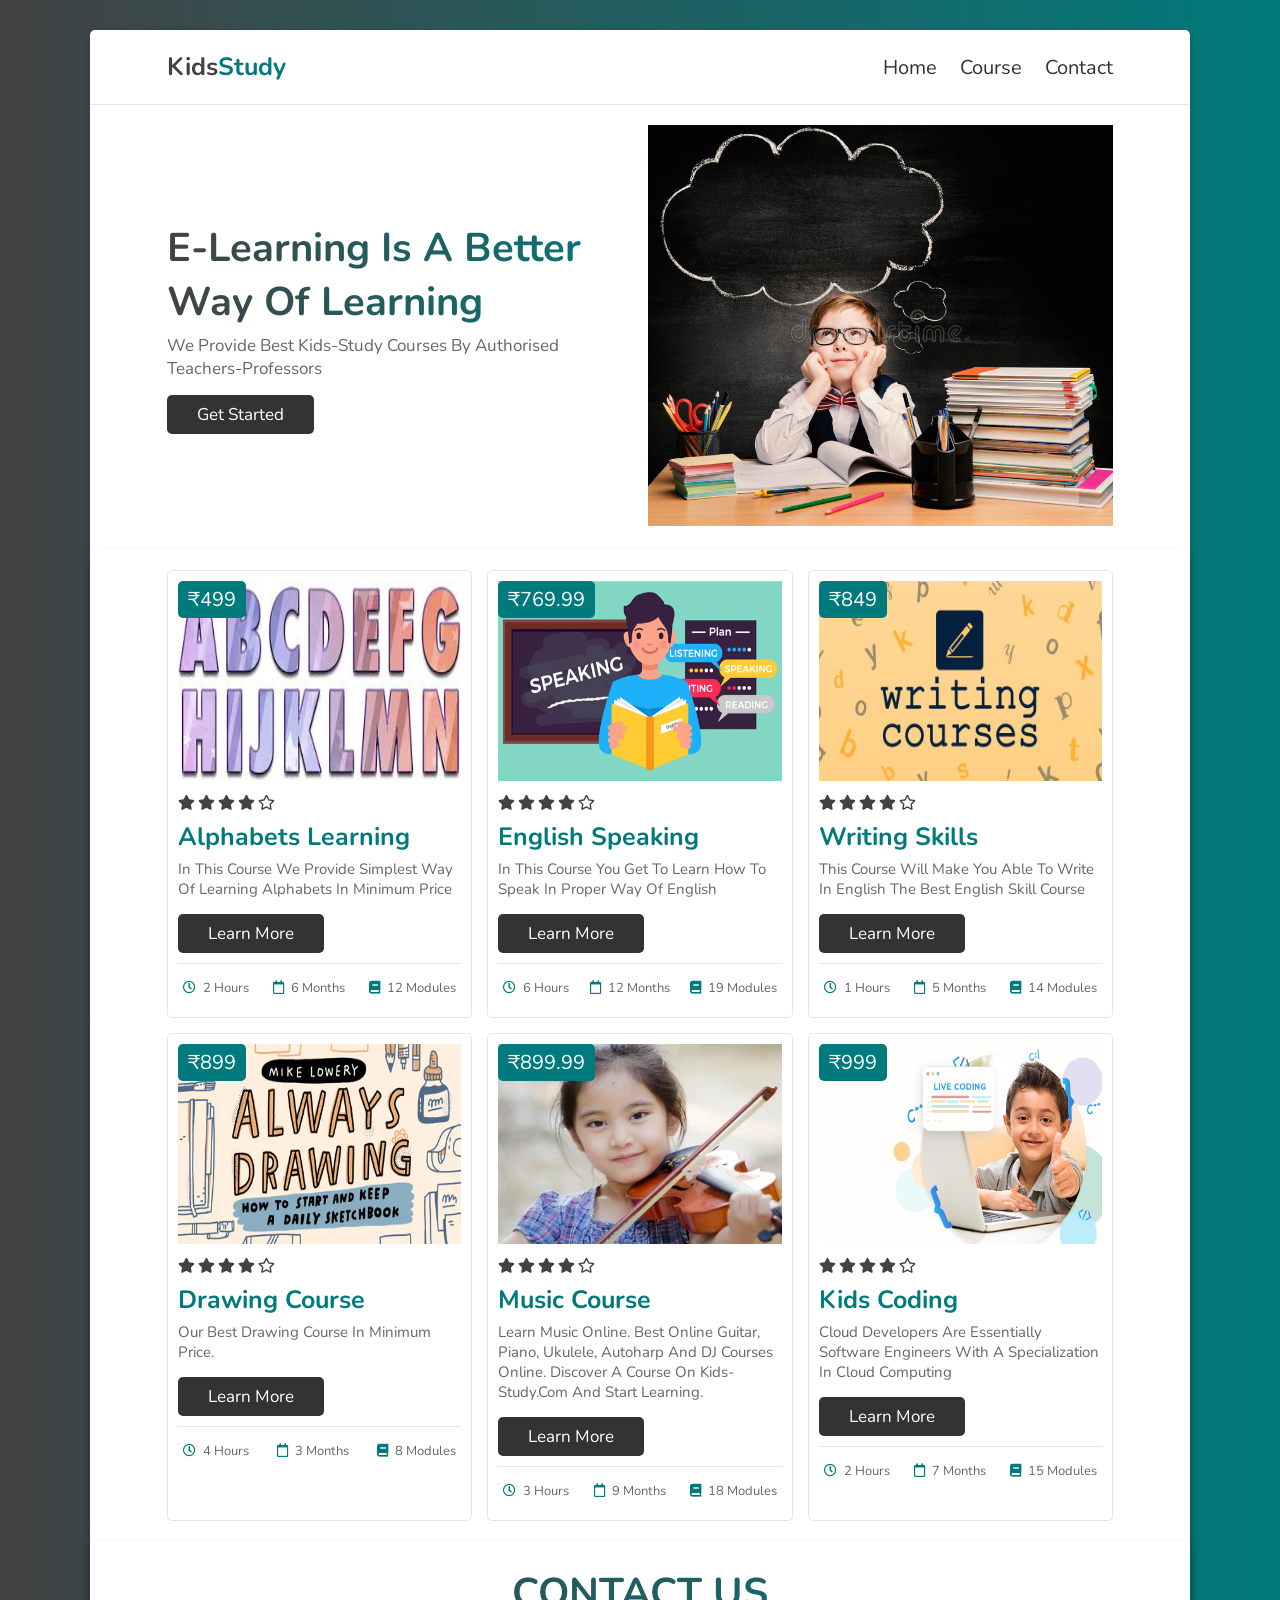
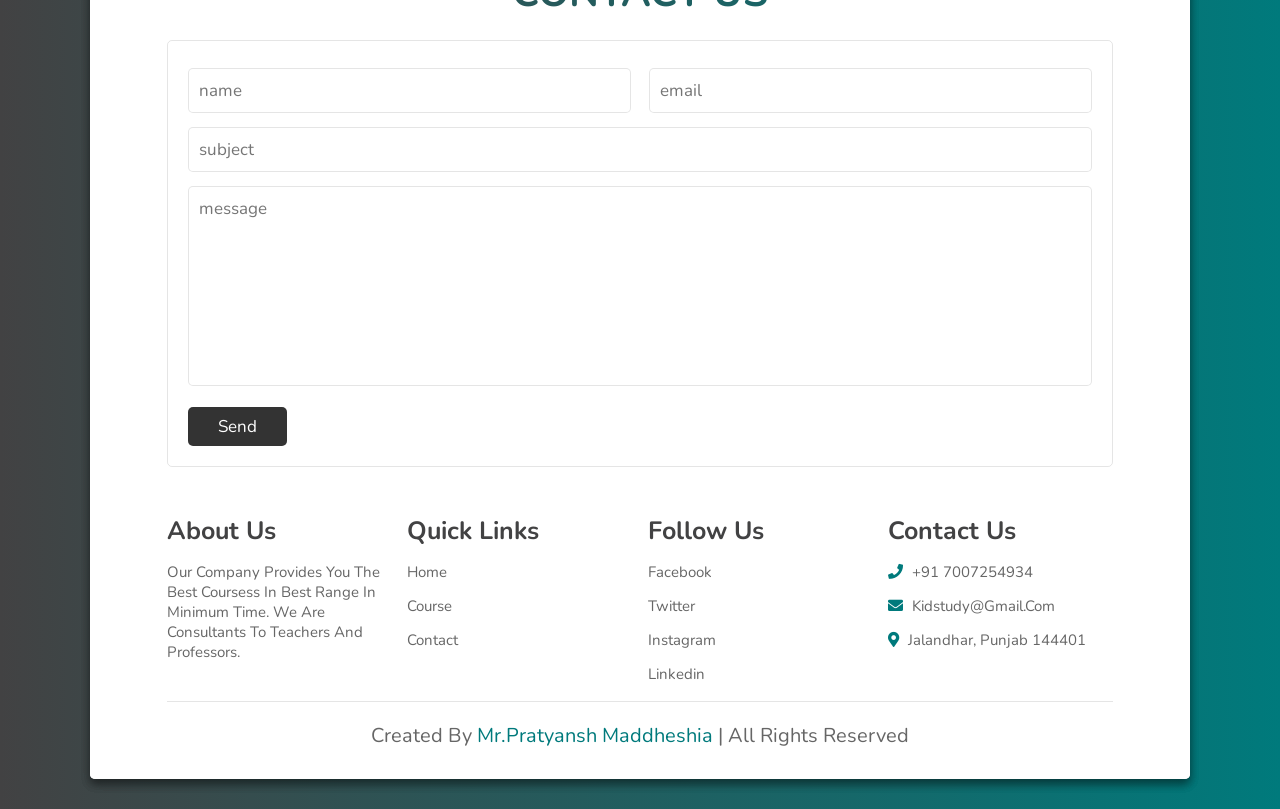
<file: index.html>
<!DOCTYPE html>
<html lang="en">
<head>
    <meta charset="UTF-8">
    <meta name="viewport" content="width=device-width, initial-scale=1.0">
    <title>Kids-study.com</title>

    <!-- font awesome cdn link  -->
    <link rel="stylesheet" href="https://cdnjs.cloudflare.com/ajax/libs/font-awesome/5.15.3/css/all.min.css">

    <!-- custom css file link  -->
    <link rel="stylesheet" href="css/style.css">

    <link rel="icon" href="images/image.png" type="image/x-icon type">

</head>
<body>
    
<div class="container">

<header>

    <a href="#" class="logo">Kids<span>Study</span></a>

    <div id="menu" class="fas fa-bars"></div>

    <nav class="navbar">
        <a href="home.html">home</a>
        <a href="course.html">course</a>
        <a href="contact.html">contact</a>
    </nav>

</header>

                                                         <!-- home section  -->

<section class="home">

    <div class="content">
        <h3>E-learning is a better way of learning</h3>
        <p>We provide best kids-study courses by authorised teachers-professors</p>
        <a href="#" class="btn">get started</a>
    </div>

    <div class="image">
        <img src="images/home-img.png" alt="">
    </div>

</section>

<!-- course section  -->
<div class="container">
    <section class="course">
    
        <div class="box">
            <span class="amount">₹499</span>
            <img src="images/course-1.png" alt="">
            <div class="stars">
                <i class="fas fa-star"></i>
                <i class="fas fa-star"></i>
                <i class="fas fa-star"></i>
                <i class="fas fa-star"></i>
                <i class="far fa-star"></i>
            </div>
            <h3>Alphabets learning</h3>
            <p>In this course we provide simplest way of learning Alphabets in Minimum price</p>
            <a href="#" class="btn">learn more</a>
            <div class="icons">
                <p> <i class="far fa-clock"></i> 2 hours </p>
                <p> <i class="far fa-calendar"></i> 6 months </p>
                <p> <i class="fas fa-book"></i> 12 modules </p>
            </div>
        </div>
    
        <div class="box">
            <span class="amount">₹769.99</span>
            <img src="images/course-2.png" alt="">
            <div class="stars">
                <i class="fas fa-star"></i>
                <i class="fas fa-star"></i>
                <i class="fas fa-star"></i>
                <i class="fas fa-star"></i>
                <i class="far fa-star"></i>
            </div>
            <h3>English Speaking</h3>
            <p>In this course you get to learn how to speak in proper way of English </p>
            <a href="#" class="btn">learn more</a>
            <div class="icons">
                <p> <i class="far fa-clock"></i> 6 hours </p>
                <p> <i class="far fa-calendar"></i> 12 months </p>
                <p> <i class="fas fa-book"></i> 19 modules </p>
            </div>
        </div>
    
        <div class="box">
            <span class="amount">₹849</span>
            <img src="images/course-3.png" alt="">
            <div class="stars">
                <i class="fas fa-star"></i>
                <i class="fas fa-star"></i>
                <i class="fas fa-star"></i>
                <i class="fas fa-star"></i>
                <i class="far fa-star"></i>
            </div>
            <h3>Writing skills</h3>
            <p>This course will make you able to write in english the best english skill course</p>
            <a href="#" class="btn">learn more</a>
            <div class="icons">
                <p> <i class="far fa-clock"></i> 1 hours </p>
                <p> <i class="far fa-calendar"></i> 5 months </p>
                <p> <i class="fas fa-book"></i> 14 modules </p>
            </div>
        </div>
    
        <div class="box">
            <span class="amount">₹899</span>
            <img src="images/course-4.png" alt="">
            <div class="stars">
                <i class="fas fa-star"></i>
                <i class="fas fa-star"></i>
                <i class="fas fa-star"></i>
                <i class="fas fa-star"></i>
                <i class="far fa-star"></i>
            </div>
            <h3>Drawing Course</h3>
            <p>Our best drawing course in Minimum price.</p>
            <a href="#" class="btn">learn more</a>
            <div class="icons">
                <p> <i class="far fa-clock"></i> 4 hours </p>
                <p> <i class="far fa-calendar"></i> 3 months </p>
                <p> <i class="fas fa-book"></i> 8 modules </p>
            </div>
        </div>
    
        <div class="box">
            <span class="amount">₹899.99</span>
            <img src="images/course-5.png" alt="">
            <div class="stars">
                <i class="fas fa-star"></i>
                <i class="fas fa-star"></i>
                <i class="fas fa-star"></i>
                <i class="fas fa-star"></i>
                <i class="far fa-star"></i>
            </div>
            <h3>Music Course</h3>
            <p>Learn music online. Best online guitar, piano, ukulele, autoharp and DJ courses online. Discover a course on Kids-study.com and start learning.</p>
            <a href="#" class="btn">learn more</a>
            <div class="icons">
                <p> <i class="far fa-clock"></i> 3 hours </p>
                <p> <i class="far fa-calendar"></i> 9 months </p>
                <p> <i class="fas fa-book"></i> 18 modules </p>
            </div>
        </div>
    
        <div class="box">
            <span class="amount">₹999</span>
            <img src="images/course-6.png" alt="">
            <div class="stars">
                <i class="fas fa-star"></i>
                <i class="fas fa-star"></i>
                <i class="fas fa-star"></i>
                <i class="fas fa-star"></i>
                <i class="far fa-star"></i>
            </div>
            <h3>Kids Coding</h3>
            <p>Cloud Developers are essentially software engineers with a specialization in cloud computing</p>
            <a href="#" class="btn">learn more</a>
            <div class="icons">
                <p> <i class="far fa-clock"></i> 2 hours </p>
                <p> <i class="far fa-calendar"></i> 7 months </p>
                <p> <i class="fas fa-book"></i> 15 modules </p>
            </div>
        </div>
    
    </section>
    
                                                         <!-- contact section  --> 
<div class="container">
 <h1 class="heading">contact us</h1> 
    <section class="contact">
    
    <form action="">
    
        <div class="inputBox">
            <input type="text" placeholder="name">
            <input type="email" placeholder="email">
        </div>
    
        <input type="text" placeholder="subject" class="box">
    
        <textarea placeholder="message" name="" id="" cols="30" rows="10"></textarea>
    
        <input type="submit" class="btn" value="send">
    
    </form>
    
    </section>
    

                                                         <!-- footer section  -->

<section class="footer">

    <div class="box-container">

        <div class="box">
            <h3>about us</h3>
            <p>Our Company Provides You The Best coursess In Best Range In Minimum Time. We Are Consultants To Teachers And Professors.</p>
        </div>

        <div class="box">
            <h3>quick links</h3>
            <a href="#">home</a>
            <a href="#">course</a>
            <a href="#">contact</a>
        </div>

        <div class="box">
            <h3>follow us</h3>
            <a href="#">facebook</a>
            <a href="#">twitter</a>
            <a href="#">instagram</a>
            <a href="#">linkedin</a>
        </div>

        <div class="box">
            <h3>contact us</h3>
           <p> <i class="fas fa-phone"></i> +91 7007254934 </p>
           <p> <i class="fas fa-envelope"></i> kidstudy@gmail.com </p>
           <p> <i class="fas fa-map-marker-alt"></i> Jalandhar, Punjab 144401 </p>
        </div>

    </div>

    <div class="credit"> created by <span>Mr.Pratyansh Maddheshia </span> | all rights reserved </div>

</section>

</div>















<!-- custom js file link -->
<script src="js/script.js"></script>

</body>
</html>
</file>
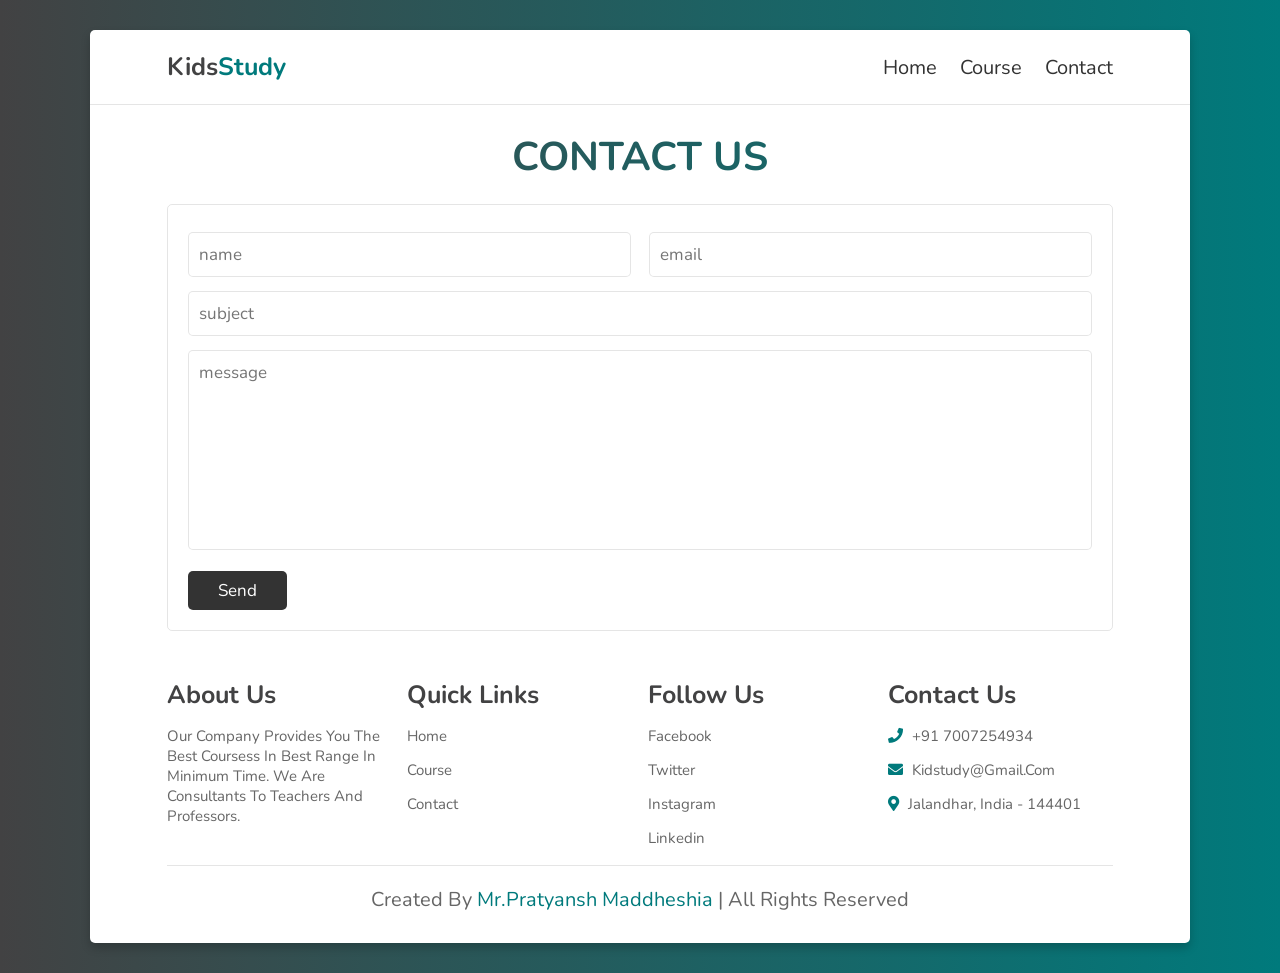
<file: contact.html>
<!DOCTYPE html>
<html lang="en">
<head>
    <meta charset="UTF-8">
    <meta name="viewport" content="width=device-width, initial-scale=1.0">
    <title>contact</title>

    <!-- font awesome cdn link  -->
    <link rel="stylesheet" href="https://cdnjs.cloudflare.com/ajax/libs/font-awesome/5.15.3/css/all.min.css">

    <!-- custom css file link  -->
    <link rel="stylesheet" href="css/style.css">

</head>
<body>
    
<div class="container">

<header>

    <a href="#" class="logo">Kids<span>Study</span></a>

    <div id="menu" class="fas fa-bars"></div>

    <nav class="navbar">
        <a href="home.html">home</a>
        <a href="course.html">course</a>
        <a href="contact.html">contact</a>
    </nav>

</header>

<h1 class="heading">contact us</h1>

<!-- contact section  -->

<section class="contact">

<form action="">

    <div class="inputBox">
        <input type="text" placeholder="name">
        <input type="email" placeholder="email">
    </div>

    <input type="text" placeholder="subject" class="box">

    <textarea placeholder="message" name="" id="" cols="30" rows="10"></textarea>

    <input type="submit" class="btn" value="send">

</form>

</section>


<!-- footer section  -->

<section class="footer">

    <div class="box-container">

        <div class="box">
            <h3>about us</h3>
            <p>Our Company Provides You The Best coursess In Best Range In Minimum Time. We Are Consultants To Teachers And Professors.</p>
        </div>

        <div class="box">
            <h3>quick links</h3>
            <a href="#">home</a>
            <a href="#">course</a>
            <a href="#">contact</a>
        </div>

        <div class="box">
            <h3>follow us</h3>
            <a href="#">facebook</a>
            <a href="#">twitter</a>
            <a href="#">instagram</a>
            <a href="#">linkedin</a>
        </div>

        <div class="box">
            <h3>contact us</h3>
           <p> <i class="fas fa-phone"></i> +91 7007254934 </p>
           <p> <i class="fas fa-envelope"></i> kidstudy@gmail.com </p>
           <p> <i class="fas fa-map-marker-alt"></i> Jalandhar, india - 144401 </p>
        </div>

    </div>

    <div class="credit"> created by <span>Mr.Pratyansh Maddheshia</span> | all rights reserved </div>

</section>

</div>















<!-- custom js file link -->
<script src="js/script.js"></script>

</body>
</html>
</file>
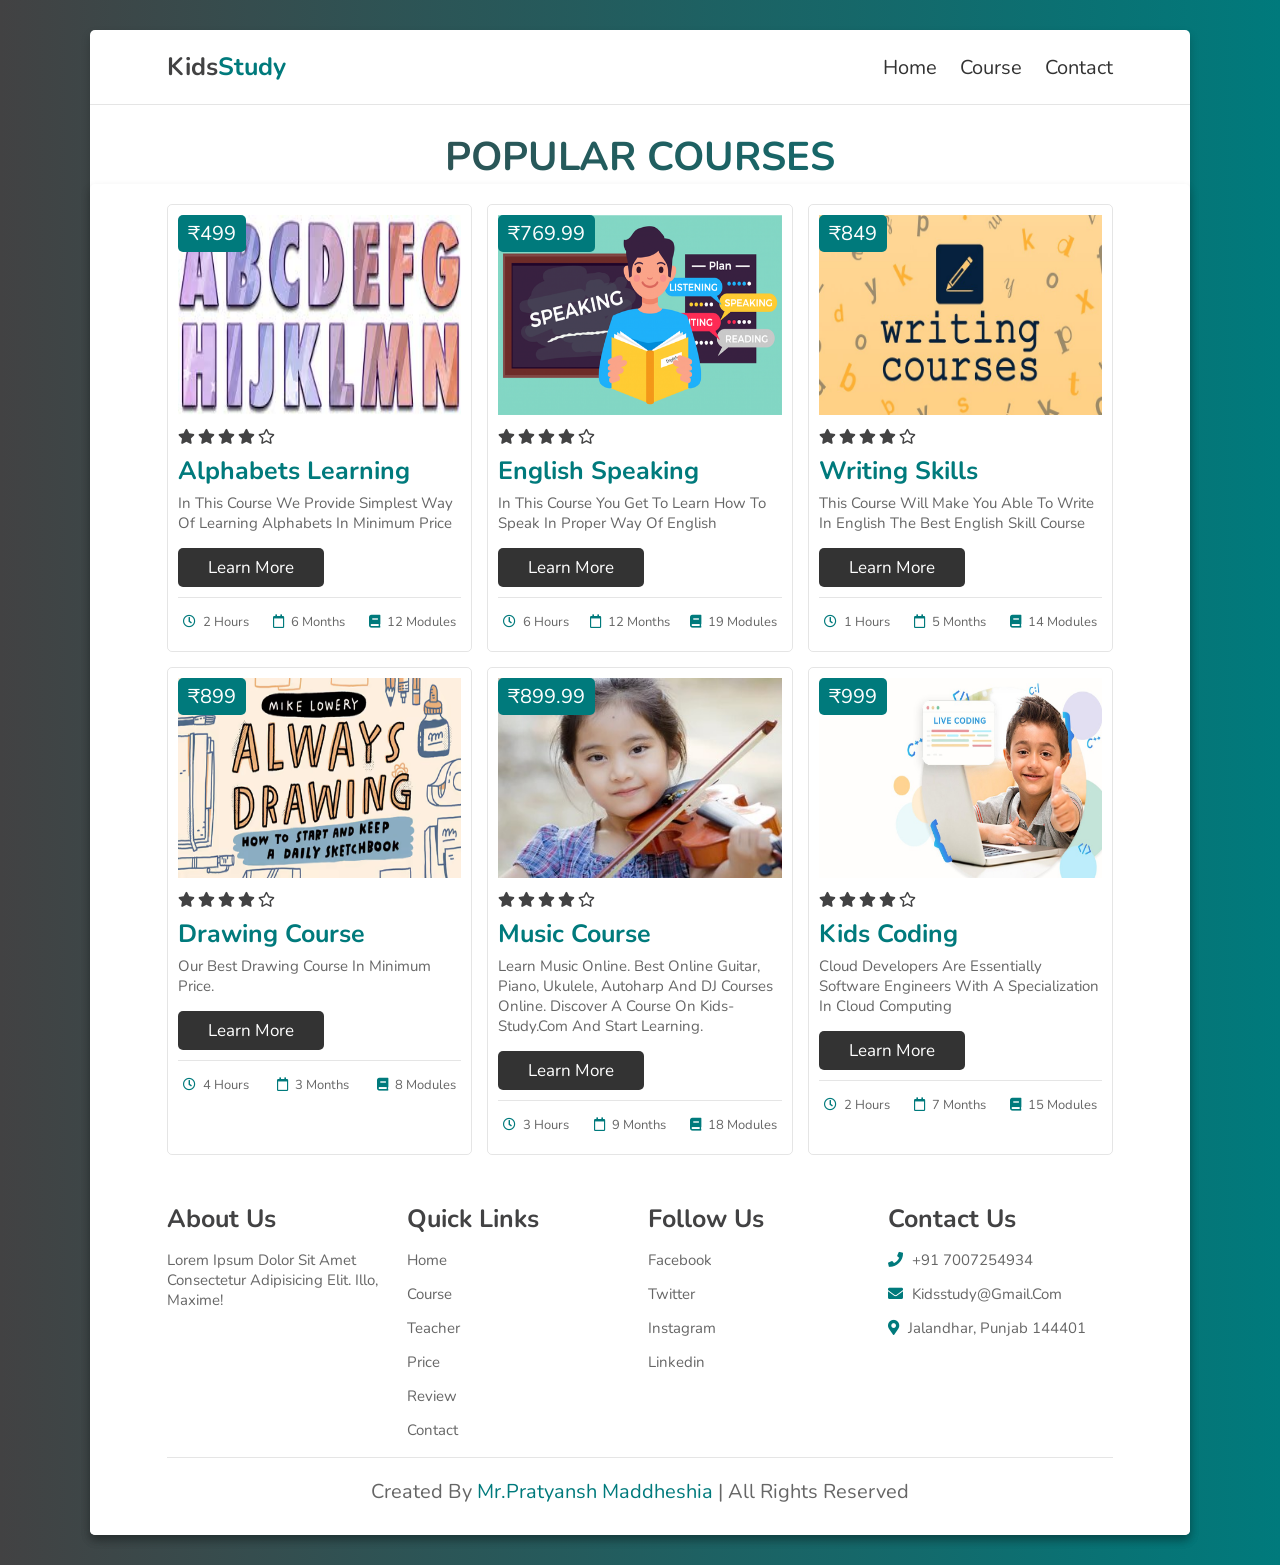
<file: course.html>
<!DOCTYPE html>
<html lang="en">
<head>
    <meta charset="UTF-8">
    <meta name="viewport" content="width=device-width, initial-scale=1.0">
    <title>course</title>

    <!-- font link  -->
    <link rel="stylesheet" href="https://cdnjs.cloudflare.com/ajax/libs/font-awesome/5.15.3/css/all.min.css">

    <!-- custom css link  -->
    <link rel="stylesheet" href="css/style.css">

</head>
<body>
    
<div class="container">

<header>

    <a href="#" class="logo">kids<span>Study</span></a>

    <div id="menu" class="fas fa-bars"></div>

    <nav class="navbar">
        <a href="home.html">home</a>
        <a href="course.html">course</a>  
        <a href="contact.html">contact</a>
    </nav>

</header>

<h1 class="heading"> popular courses </h1>

<!-- course section  -->
<div class="container">
    <section class="course">
    
        <div class="box">
            <span class="amount">₹499</span>
            <img src="images/course-1.png" alt="">
            <div class="stars">
                <i class="fas fa-star"></i>
                <i class="fas fa-star"></i>
                <i class="fas fa-star"></i>
                <i class="fas fa-star"></i>
                <i class="far fa-star"></i>
            </div>
            <h3>Alphabets learning</h3>
            <p>In this course we provide simplest way of learning Alphabets in Minimum price</p>
            <a href="#" class="btn">learn more</a>
            <div class="icons">
                <p> <i class="far fa-clock"></i> 2 hours </p>
                <p> <i class="far fa-calendar"></i> 6 months </p>
                <p> <i class="fas fa-book"></i> 12 modules </p>
            </div>
        </div>
    
        <div class="box">
            <span class="amount">₹769.99</span>
            <img src="images/course-2.png" alt="">
            <div class="stars">
                <i class="fas fa-star"></i>
                <i class="fas fa-star"></i>
                <i class="fas fa-star"></i>
                <i class="fas fa-star"></i>
                <i class="far fa-star"></i>
            </div>
            <h3>English Speaking</h3>
            <p>In this course you get to learn how to speak in proper way of English </p>
            <a href="#" class="btn">learn more</a>
            <div class="icons">
                <p> <i class="far fa-clock"></i> 6 hours </p>
                <p> <i class="far fa-calendar"></i> 12 months </p>
                <p> <i class="fas fa-book"></i> 19 modules </p>
            </div>
        </div>
    
        <div class="box">
            <span class="amount">₹849</span>
            <img src="images/course-3.png" alt="">
            <div class="stars">
                <i class="fas fa-star"></i>
                <i class="fas fa-star"></i>
                <i class="fas fa-star"></i>
                <i class="fas fa-star"></i>
                <i class="far fa-star"></i>
            </div>
            <h3>Writing skills</h3>
            <p>This course will make you able to write in english the best english skill course</p>
            <a href="#" class="btn">learn more</a>
            <div class="icons">
                <p> <i class="far fa-clock"></i> 1 hours </p>
                <p> <i class="far fa-calendar"></i> 5 months </p>
                <p> <i class="fas fa-book"></i> 14 modules </p>
            </div>
        </div>
    
        <div class="box">
            <span class="amount">₹899</span>
            <img src="images/course-4.png" alt="">
            <div class="stars">
                <i class="fas fa-star"></i>
                <i class="fas fa-star"></i>
                <i class="fas fa-star"></i>
                <i class="fas fa-star"></i>
                <i class="far fa-star"></i>
            </div>
            <h3>Drawing Course</h3>
            <p>Our best drawing course in Minimum price.</p>
            <a href="#" class="btn">learn more</a>
            <div class="icons">
                <p> <i class="far fa-clock"></i> 4 hours </p>
                <p> <i class="far fa-calendar"></i> 3 months </p>
                <p> <i class="fas fa-book"></i> 8 modules </p>
            </div>
        </div>
    
        <div class="box">
            <span class="amount">₹899.99</span>
            <img src="images/course-5.png" alt="">
            <div class="stars">
                <i class="fas fa-star"></i>
                <i class="fas fa-star"></i>
                <i class="fas fa-star"></i>
                <i class="fas fa-star"></i>
                <i class="far fa-star"></i>
            </div>
            <h3>Music Course</h3>
            <p>Learn music online. Best online guitar, piano, ukulele, autoharp and DJ courses online. Discover a course on Kids-study.com and start learning.</p>
            <a href="#" class="btn">learn more</a>
            <div class="icons">
                <p> <i class="far fa-clock"></i> 3 hours </p>
                <p> <i class="far fa-calendar"></i> 9 months </p>
                <p> <i class="fas fa-book"></i> 18 modules </p>
            </div>
        </div>
    
        <div class="box">
            <span class="amount">₹999</span>
            <img src="images/course-6.png" alt="">
            <div class="stars">
                <i class="fas fa-star"></i>
                <i class="fas fa-star"></i>
                <i class="fas fa-star"></i>
                <i class="fas fa-star"></i>
                <i class="far fa-star"></i>
            </div>
            <h3>Kids Coding</h3>
            <p>Cloud Developers are essentially software engineers with a specialization in cloud computing</p>
            <a href="#" class="btn">learn more</a>
            <div class="icons">
                <p> <i class="far fa-clock"></i> 2 hours </p>
                <p> <i class="far fa-calendar"></i> 7 months </p>
                <p> <i class="fas fa-book"></i> 15 modules </p>
            </div>
        </div>
    
    </section>

<!-- footer section  -->

<section class="footer">

    <div class="box-container">

        <div class="box">
            <h3>about us</h3>
            <p>Lorem ipsum dolor sit amet consectetur adipisicing elit. Illo, maxime!</p>
        </div>

        <div class="box">
            <h3>quick links</h3>
            <a href="#">home</a>
            <a href="#">course</a>
            <a href="#">teacher</a>
            <a href="#">price</a>
            <a href="#">review</a>
            <a href="#">contact</a>
        </div>

        <div class="box">
            <h3>follow us</h3>
            <a href="#">facebook</a>
            <a href="#">twitter</a>
            <a href="#">instagram</a>
            <a href="#">linkedin</a>
        </div>

        <div class="box">
            <h3>contact us</h3>
           <p> <i class="fas fa-phone"></i> +91 7007254934 </p>
           <p> <i class="fas fa-envelope"></i> kidsstudy@gmail.com </p>
           <p> <i class="fas fa-map-marker-alt"></i> Jalandhar, Punjab 144401</p>
        </div>

    </div>

    <div class="credit"> created by <span> Mr.Pratyansh Maddheshia </span> | all rights reserved </div>

</section>

</div>















<!-- custom js file link -->
<script src="js/script.js"></script>

</body>
</html>
</file>
<file: css/style.css>
@import url('https://fonts.googleapis.com/css2?family=Nunito:wght@200;300;400;600;700&display=swap');

:root{
  --violet:#424243;
  --pink:#007a7c;
  --gradient:linear-gradient(90deg, var(--violet), var(--pink));
}

*{
  font-family: 'Nunito', sans-serif;
  margin:0; padding:0;
  box-sizing: border-box;
  outline: none; border:none;
  text-decoration: none;
  text-transform: capitalize;
  transition: all .2s ease-out;
}

html{
  font-size: 62.5%;
  overflow-x: hidden;
}

html::-webkit-scrollbar{
  width:1rem;
}

html::-webkit-scrollbar-track{
  background:#333;
}

html::-webkit-scrollbar-thumb{
  background:#fff;
  border-radius: 5rem;
}

body{
  background:var(--gradient);
  padding:3rem 7%;
}

section{
  padding:2rem 7%;
}

.container{
  background:#fff;
  border-radius: .5rem;
  box-shadow: 0 .5rem 1rem rgba(0,0,0,.2);
}

.heading{
  color:transparent;
  background:var(--gradient);
  -webkit-background-clip: text;
  background-clip: text;
  padding:0 1rem;
  padding-top: 2.5rem;
  text-align: center;
  font-size: 4rem;
  text-transform: uppercase;
}

.btn{
  display: inline-block;
  margin-top: 1rem;
  padding:.8rem 3rem;
  border-radius: .5rem;
  background:#333;
  color:#fff;
  cursor: pointer;
  font-size: 1.7rem;
}

.btn:hover{
  background:var(--gradient);
}

header{
  display: flex;
  align-items: center;
  justify-content: space-between;
  width: 100%;
  padding:2rem 7%;
  border-bottom: .1rem solid rgba(0,0,0,.1);
  position: relative;
  z-index: 1000;
}

header .logo{
  font-size: 2.5rem;
  color:var(--violet);
  font-weight: bold;
}

header .logo span{
  color:var(--pink);
}

header .navbar a{
  margin-left: 2rem;
  font-size: 2rem;
  color:#333;
}

header .navbar a:hover{
  color:var(--pink);
}

#menu{
  font-size: 2.5rem;
  padding:.5rem 1rem;
  border-radius: .3rem;
  border:.1rem solid rgba(0,0,0,.2);
  cursor: pointer;
  display: none;
}

.home{
  display: flex;
  flex-wrap: wrap;
  gap:1.5rem;
  align-items: center;
}

.home .content{
  flex:1 1 40rem;
}

.home .image{
  flex:1 1 40rem;
}

.home .image img{
  width:100%;
}

.home .content h3{
  color:transparent;
  background:var(--gradient);
  -webkit-background-clip: text;
  background-clip: text;
  font-size: 4rem;
}

.home .content p{
  padding:.5rem 0;
  font-size: 1.7rem;
  color:#666;
}

.course{
  display: flex;
  flex-wrap: wrap;
  gap:1.5rem;
}

.course .box{
  flex:1 1 30rem;
  border-radius: .5rem;
  border:.1rem solid rgba(0,0,0,.1);
  padding:1rem;
  position: relative;
}

.course .box img{
  height:20rem;
  width:100%;
}

.course .box .amount{
  position: absolute;
  top:1rem; left:1rem;
  font-size: 2rem;
  padding:.5rem 1rem;
  background:var(--pink);
  color:#fff;
  border-radius: .5rem;
}

.course .box .stars i{
  color:var(--violet);
  font-size: 1.5rem;
  padding:1rem 0;
}

.course .box h3{
  color:var(--pink);
  font-size: 2.5rem;
}

.course .box p{
  color:#666;
  font-size: 1.5rem;
  padding:.5rem 0;
}

.course .icons{
  display: flex;
  justify-content: space-between;
  border-top: .1rem solid rgba(0,0,0,.1);
  margin-top: 1rem;
  padding:.5rem;
  padding-top: 1rem;
}

.course .icons p{
  color:#666;
  font-size: 1.3rem;
}

.course .icons p i{
  padding-right: .4rem;
  color:var(--pink);
}

.price{
  display: flex;
  flex-wrap: wrap;
  gap:1.5rem;
}

.price .box{
  flex:1 1 30rem;
  text-align: center;
  border:.1rem solid rgba(0,0,0,.1);
  border-radius: .5rem;
}

.price .box h3{
  font-size: 2.5rem;
  color:#333;
  padding:1.5rem 0;
}

.price .box .amount{
  font-size: 4.5rem;
  color:#fff;
  padding:1rem 0;
  background:var(--gradient);
  font-weight: bold;
}

.price .box .amount span{
  font-size: 2rem;
}

.price .box  ul{
  border-bottom: .1rem solid rgba(0,0,0,.1);
  padding: 1rem 0;
  list-style: none;
}

.price .box ul li{
  padding:.7rem 0;
  font-size: 1.7rem;
  color:#666;
}

.price .box .btn{
  margin:2rem 0;
}
.contact{
  display: flex;
  flex-wrap: wrap;
  gap:1.5rem;
}

.contact .image{
  flex:1 1 35rem;
}

.contact .image img{
  width:100%;
}

.contact form{
  flex:1 1 50rem;
  border:.1rem solid rgba(0,0,0,.1);
  border-radius: .5rem;
  padding:2rem;
}

.contact form .inputBox{
  display: flex;
  justify-content: space-between;
  flex-wrap: wrap;
}

.contact form .inputBox input,
.contact form .box, 
.contact form textarea{
  width: 100%;
  padding:1rem;
  margin:.7rem 0;
  font-size: 1.7rem;
  border:.1rem solid rgba(0,0,0,.1);
  border-radius: .5rem;
  text-transform: none;
  color:#333;
} 

.contact form .inputBox input:focus,
.contact form .box:focus, 
.contact form textarea:focus{
  border-color: var(--pink);
}

.contact form .inputBox input{
  width:49%;
}

.contact form textarea{
  height: 20rem;
  resize: none;
}



.footer .box-container{
  display: flex;
  flex-wrap: wrap;
  gap:1.5rem;
}

.footer .box-container .box{
  flex:1 1 20rem;
}

.footer .box-container .box h3{
  font-size: 2.5rem;
  color:var(--violet);
  padding:.7rem 0;
}

.footer .box-container .box p{
  font-size: 1.5rem;
  color:#666;
  padding:.7rem 0;
}

.footer .box-container .box a{
  display: block;
  font-size: 1.5rem;
  color:#666;
  padding:.7rem 0;
}

.footer .box-container .box a:hover{
  color:var(--pink);
}

.footer .box-container .box p i{
  padding-right: .5rem;
  color:var(--pink);
}

.footer .credit{
  font-size: 2rem;
  margin-top: 1rem;
  padding:1rem;
  padding-top: 2rem;
  text-align: center;
  border-top: .1rem solid rgba(0,0,0,.1);
  color:#666;
}

.footer .credit span{
  color:var(--pink);
}
</file>
